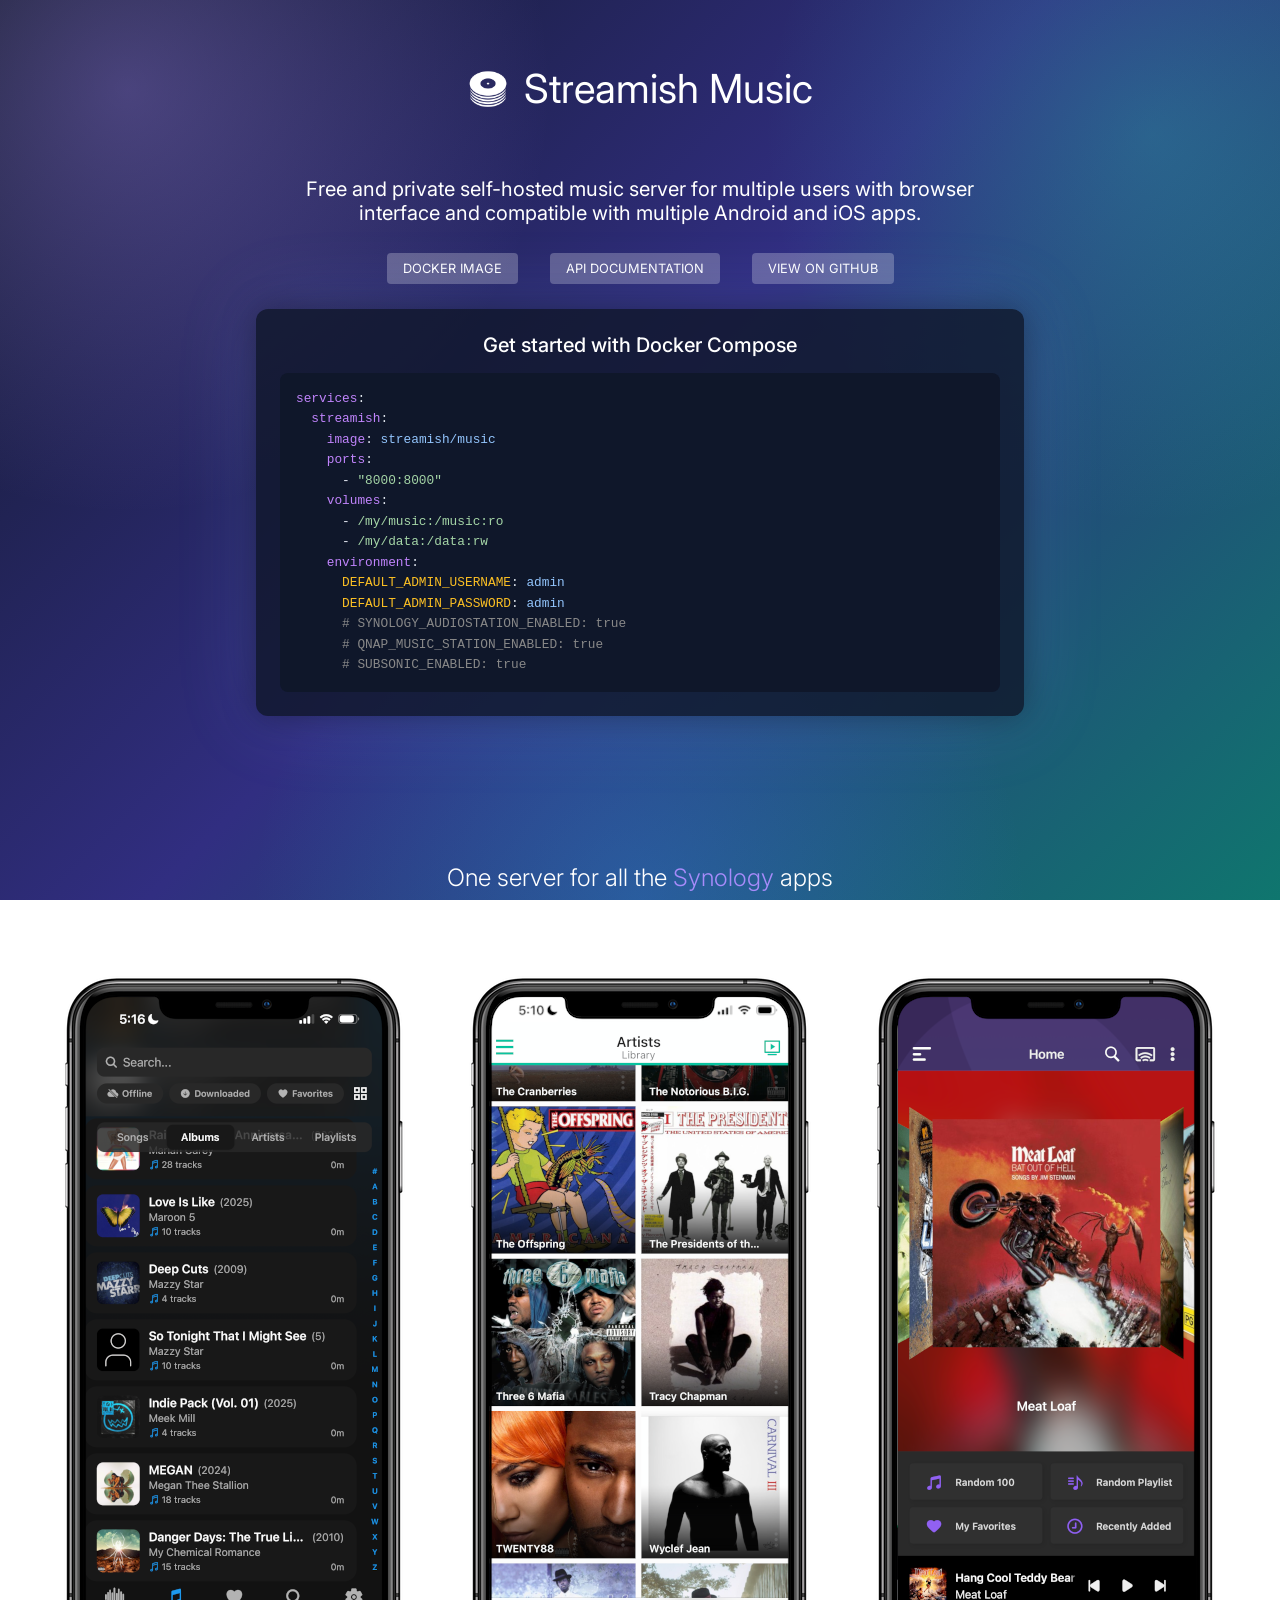
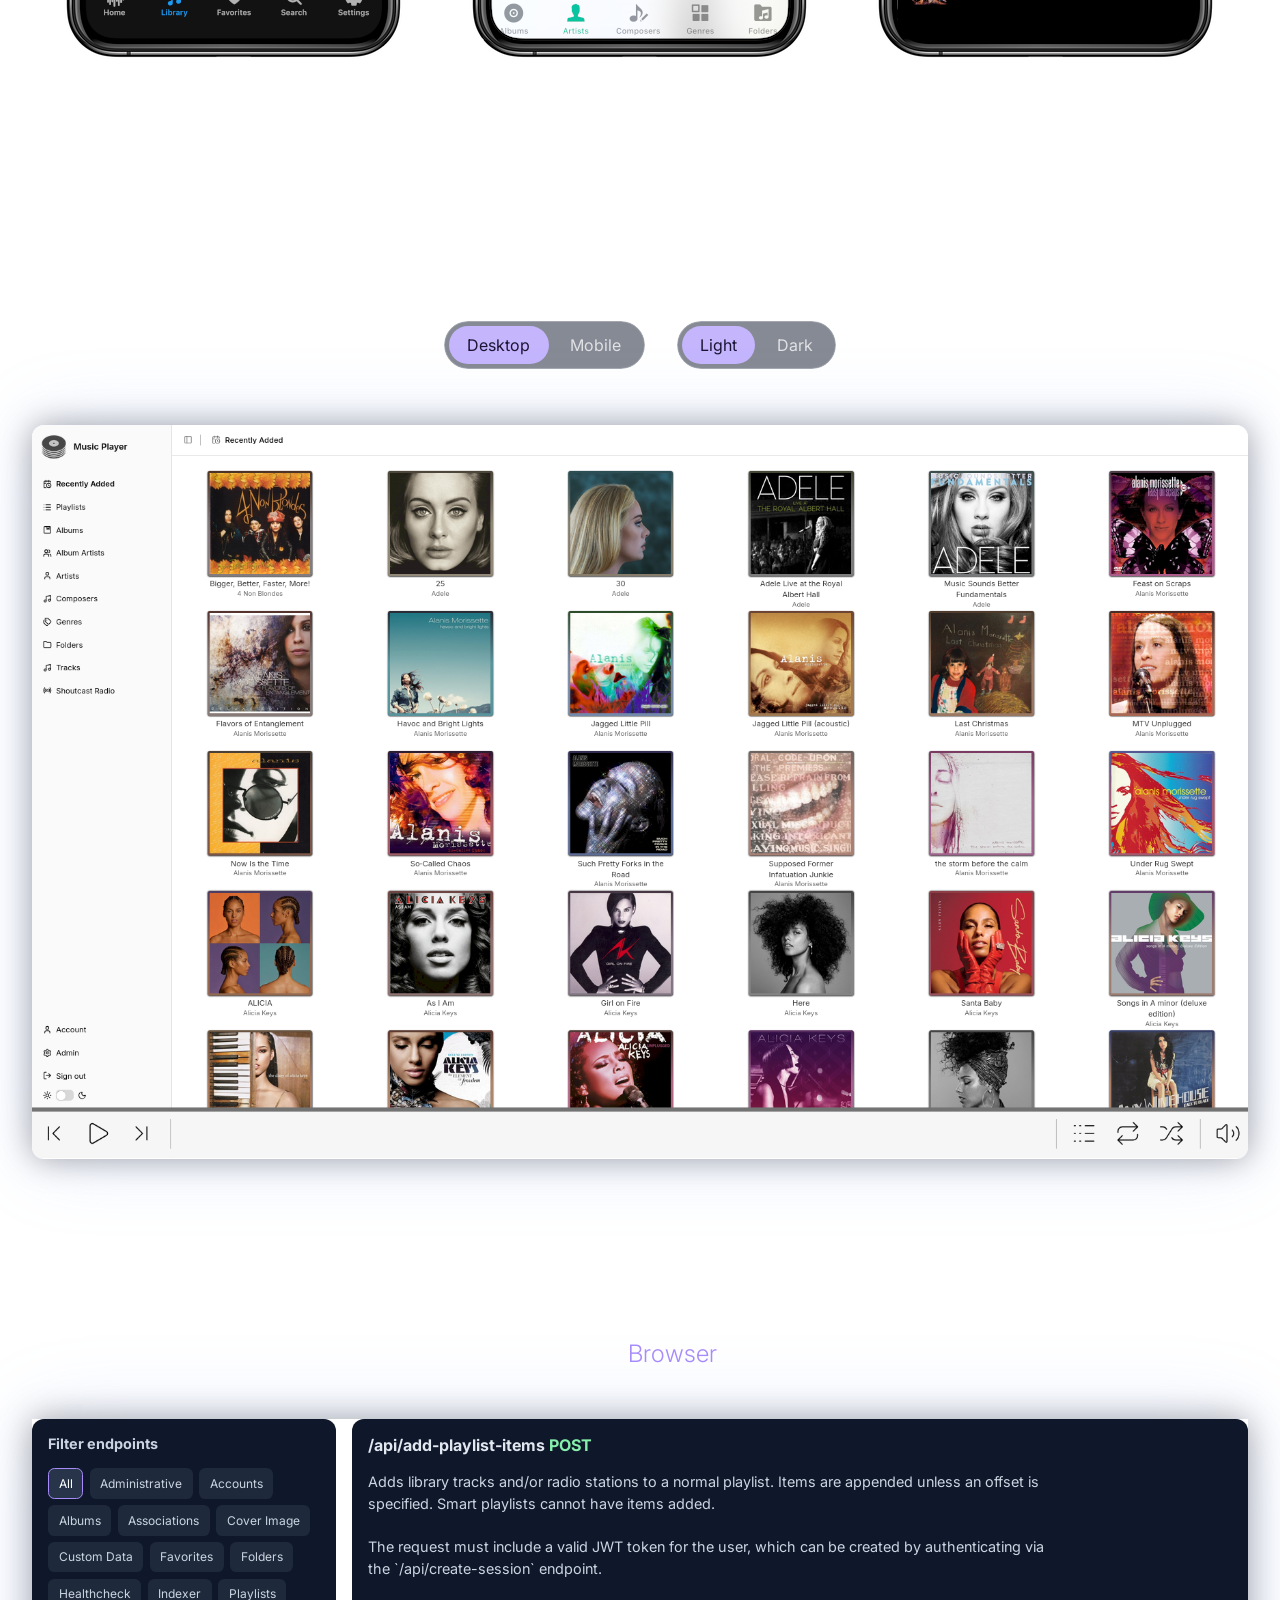
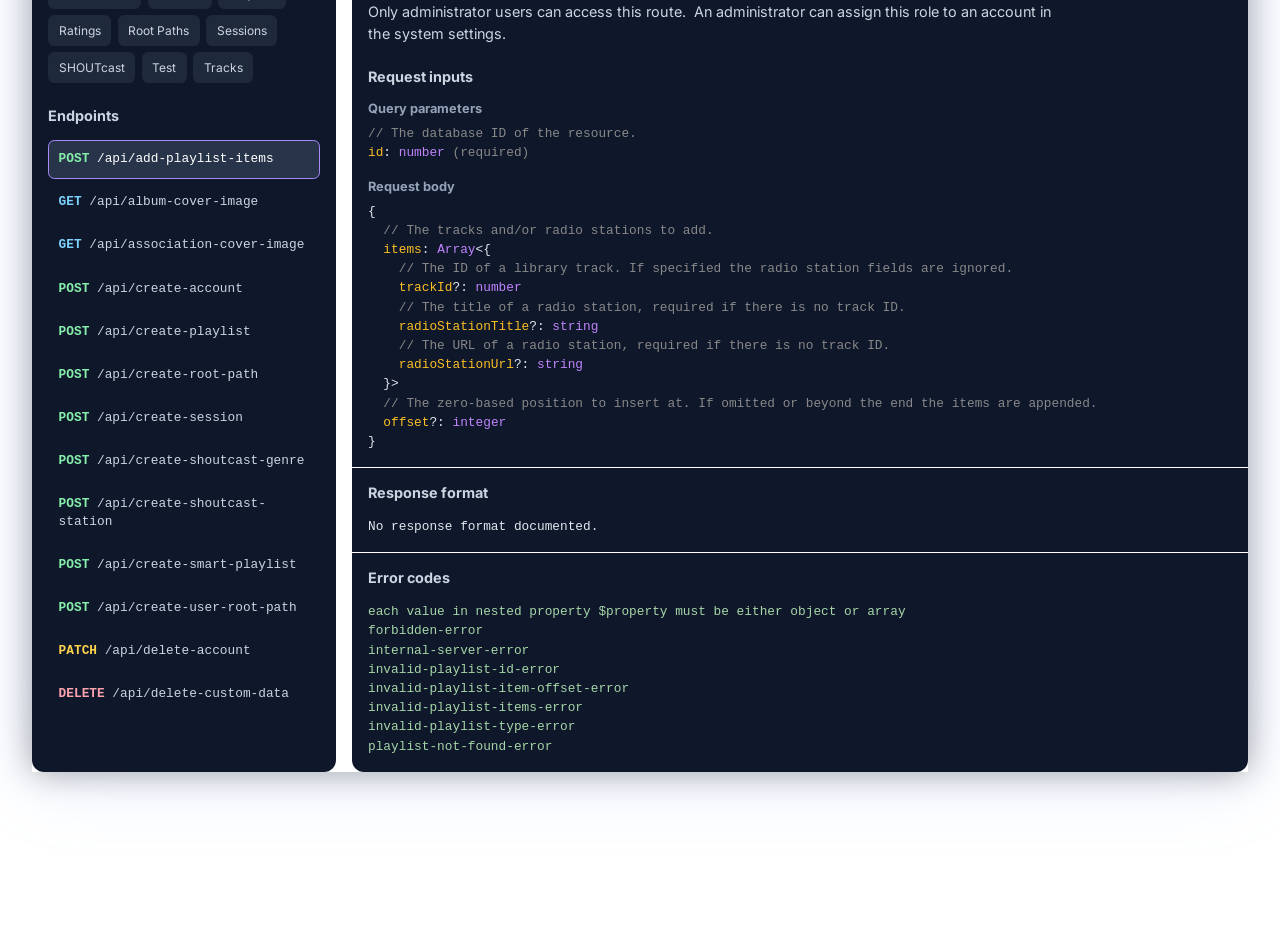
<file: index.html>
<!doctype html>
<html lang="en" class="scroll-smooth">
  <head>
    <link rel="manifest" href="/icons/light/manifest.json" media="(prefers-color-scheme: light)" />
    <link rel="manifest" href="/icons/dark/manifest.json" media="(prefers-color-scheme: dark)" />
    <link
      rel="apple-touch-icon"
      sizes="180x180"
      href="/icons/light/apple-touch-icon.png"
      media="(prefers-color-scheme: light)"
    />
    <link
      rel="apple-touch-icon"
      sizes="180x180"
      href="/icons/dark/apple-touch-icon.png"
      media="(prefers-color-scheme: dark)"
    />
    <link
      rel="icon"
      type="image/png"
      sizes="32x32"
      href="/icons/light/favicon-32x32.png"
      media="(prefers-color-scheme: light)"
    />
    <link
      rel="icon"
      type="image/png"
      sizes="32x32"
      href="/icons/dark/favicon-32x32.png"
      media="(prefers-color-scheme: dark)"
    />
    <link
      rel="icon"
      type="image/png"
      sizes="16x16"
      href="/icons/light/favicon-16x16.png"
      media="(prefers-color-scheme: light)"
    />
    <link
      rel="icon"
      type="image/png"
      sizes="16x16"
      href="/icons/dark/favicon-16x16.png"
      media="(prefers-color-scheme: dark)"
    />
    <link rel="icon" href="/icons/light/favicon.ico" media="(prefers-color-scheme: light)" />
    <link rel="icon" href="/icons/dark/favicon.ico" media="(prefers-color-scheme: dark)" />
    <meta name="viewport" content="width=device-width, initial-scale=1.0" />
    <meta
      name="description"
      content="Streamish is a modern self-hosted music server and web UI compatible with Synology, QNAP, DLNA and Subsonic mobile apps."
    />
    <title>Streamish — Your Music, Your Server</title>
    <link rel="stylesheet" href="/site.css" />
    <script src="/api.js"></script>
    <script>
      document.addEventListener("DOMContentLoaded", function () {
        var rotator = document.getElementById("screenshot-rotator");
        var controls = document.getElementById("screenshot-controls");
        var slides = Array.from(rotator.querySelectorAll("li")).map(function (element) {
          var src = element.querySelector("img").getAttribute("src");
          var match = src.match(/\/(desktop|mobile)-(.+)-(light|dark)\.png$/);
          if (!match) throw new Error("Invalid screenshot filename: " + src);
          return { element: element, device: match[1], screen: match[2], theme: match[3] };
        });
        var active = slides.find(function (slide) { return slide.element.classList.contains("is-active"); });
        var matching = [];
        var timer;

        function show(slide) {
          if (active) active.element.classList.remove("is-active");
          active = slide;
          active.element.classList.add("is-active");
          rotator.classList.toggle("is-mobile", active.device === "mobile");
        }

        function selectSlides() {
          var device = controls.elements.device.value;
          var theme = controls.elements.theme.value;
          matching = slides.filter(function (slide) {
            return slide.device === device && slide.theme === theme;
          });
          if (!matching.length) {
            console.error("No screenshots found for " + device + " " + theme);
            return;
          }
          var sameScreen = matching.find(function (slide) {
            return active && slide.screen === active.screen;
          });
          show(sameScreen || matching[0]);
          clearInterval(timer);
          if (matching.length > 1) {
            timer = setInterval(function () {
              show(matching[(matching.indexOf(active) + 1) % matching.length]);
            }, 4000);
          }
        }

        controls.addEventListener("change", selectSlides);
        selectSlides();
      });
    </script>
  </head>
  <body>
    <header id="top">
      <h1><img src="/images/logo-dark.png" alt="" /> Streamish Music</h1>
      <p>
        Free and private self-hosted music server for multiple users with
        browser interface and compatible with multiple Android and iOS apps.
      </p>
      <ol>
        <li>
          <a href="https://github.com/streamish/docker-image">
            Docker image
          </a>
        </li>
        <li>
          <a href="/api.html">
            API documentation
          </a>
        </li>
        <li>
          <a
            href="https://github.com/streamish"
            target="_blank"
            rel="noopener noreferrer"
          >
            View on GitHub
          </a>
        </li>
      </ol>
      <section class="docker-quick-start" aria-labelledby="docker-quick-start-title">
        <h2 id="docker-quick-start-title">Get started with Docker Compose</h2>
        <pre><code><span class="code-keyword">services</span>:
  <span class="code-keyword">streamish</span>:
    <span class="code-keyword">image</span>: <span class="code-function">streamish/music</span>
    <span class="code-keyword">ports</span>:
      - <span class="code-string">"8000:8000"</span>
    <span class="code-keyword">volumes</span>:
      - <span class="code-string">/my/music:/music:ro</span>
      - <span class="code-string">/my/data:/data:rw</span>
    <span class="code-keyword">environment</span>:
      <span class="code-variable">DEFAULT_ADMIN_USERNAME</span>: <span class="code-function">admin</span>
      <span class="code-variable">DEFAULT_ADMIN_PASSWORD</span>: <span class="code-function">admin</span>
      <span class="code-comment"># SYNOLOGY_AUDIOSTATION_ENABLED: true</span>
      <span class="code-comment"># QNAP_MUSIC_STATION_ENABLED: true</span>
      <span class="code-comment"># SUBSONIC_ENABLED: true</span></code></pre>
      </section>
    </header>
    <main>
      <section>
        <h2>One server for all the <span class="rotating-word" id="compatible-type">Synology</span> apps</h2>
        <ul class="app-screenshots app-screenshots--phones">
          <li data-type="QNAP">
            <span>QNAP Qmusic</span>
            <img
              src="/screenshots/qmusic-iphone.png"
              alt="QNAP Qmusic application on iPhone"
            />
          </li>
          <li data-type="Synology" class="is-center">
            <span>Synology DS Audio</span>
            <img
              src="/screenshots/ds-audio-iphone.png"
              alt="Synology DS Audio application on iPhone"
            />
          </li>
          <li data-type="Subsonic">
            <span>Subsonic apps</span>
            <img
              src="/screenshots/substreamer-iphone.png"
              alt="Substreamer application on iPhone"
            />
          </li>
        </ul>
      </section>
      <section>
        <h2>Full-featured, responsive web interface</h2>
        <form class="screenshot-controls" id="screenshot-controls" aria-label="Screenshot display options">
          <fieldset>
            <legend>Device</legend>
            <label><input type="radio" name="device" value="desktop" checked /><span>Desktop</span></label>
            <label><input type="radio" name="device" value="mobile" /><span>Mobile</span></label>
          </fieldset>
          <fieldset>
            <legend>Appearance</legend>
            <label><input type="radio" name="theme" value="light" checked /><span>Light</span></label>
            <label><input type="radio" name="theme" value="dark" /><span>Dark</span></label>
          </fieldset>
        </form>
        <div class="screenshot-stage">
        <ul class="app-screenshots app-screenshots--web screenshot-rotator" id="screenshot-rotator">
          <li class="is-active">
            <img
              src="/screenshots/desktop-recently-added-light.png"
              alt="Streamish Music web interface, Recently Added, light mode"
            />
          </li>
          <li>
            <img
              src="/screenshots/desktop-recently-added-dark.png"
              alt="Streamish Music web interface, Recently Added, dark mode"
            />
          </li>
          <li class="screenshot-mobile">
            <img
              src="/screenshots/mobile-recently-added-light.png"
              alt="Streamish Music mobile interface, Recently Added, light mode"
            />
          </li>
          <li class="screenshot-mobile">
            <img
              src="/screenshots/mobile-recently-added-dark.png"
              alt="Streamish Music mobile interface, Recently Added, dark mode"
            />
          </li>
          <li>
            <img
              src="/screenshots/desktop-recently-added-2-light.png"
              alt="Streamish Music web interface, Recently Added, light mode"
            />
          </li>
          <li>
            <img
              src="/screenshots/desktop-recently-added-2-dark.png"
              alt="Streamish Music web interface, Recently Added, dark mode"
            />
          </li>
          <li class="screenshot-mobile">
            <img
              src="/screenshots/mobile-recently-added-2-light.png"
              alt="Streamish Music mobile interface, Recently Added, light mode"
            />
          </li>
          <li class="screenshot-mobile">
            <img
              src="/screenshots/mobile-recently-added-2-dark.png"
              alt="Streamish Music mobile interface, Recently Added, dark mode"
            />
          </li>
          <li>
            <img
              src="/screenshots/desktop-album-artists-light.png"
              alt="Streamish Music web interface, Album Artists Christina Aguilera, light mode"
            />
          </li>
          <li>
            <img
              src="/screenshots/desktop-album-artists-dark.png"
              alt="Streamish Music web interface, Album Artists Christina Aguilera, dark mode"
            />
          </li>
          <li class="screenshot-mobile">
            <img
              src="/screenshots/mobile-album-artists-light.png"
              alt="Streamish Music mobile interface, Album Artists, light mode"
            />
          </li>
          <li class="screenshot-mobile">
            <img
              src="/screenshots/mobile-album-artists-dark.png"
              alt="Streamish Music mobile interface, Album Artists, dark mode"
            />
          </li>
          <li>
            <img
              src="/screenshots/desktop-tracks-light.png"
              alt="Streamish Music web interface, Tracks, light mode"
            />
          </li>
          <li>
            <img
              src="/screenshots/desktop-tracks-dark.png"
              alt="Streamish Music web interface, Tracks, dark mode"
            />
          </li>
          <li class="screenshot-mobile">
            <img
              src="/screenshots/mobile-tracks-light.png"
              alt="Streamish Music mobile interface, Tracks, light mode"
            />
          </li>
          <li class="screenshot-mobile">
            <img
              src="/screenshots/mobile-tracks-dark.png"
              alt="Streamish Music mobile interface, Tracks, dark mode"
            />
          </li>
          <li>
            <img
              src="/screenshots/desktop-shoutcast-light.png"
              alt="Streamish Music web interface, SHOUTcast, light mode"
            />
          </li>
          <li>
            <img
              src="/screenshots/desktop-shoutcast-dark.png"
              alt="Streamish Music web interface, SHOUTcast, dark mode"
            />
          </li>
          <li class="screenshot-mobile">
            <img
              src="/screenshots/mobile-shoutcast-light.png"
              alt="Streamish Music mobile interface, SHOUTcast, light mode"
            />
          </li>
          <li class="screenshot-mobile">
            <img
              src="/screenshots/mobile-shoutcast-dark.png"
              alt="Streamish Music mobile interface, SHOUTcast, dark mode"
            />
          </li>
          <li>
            <img
              src="/screenshots/desktop-folders-light.png"
              alt="Streamish Music web interface, Folders, light mode"
            />
          </li>
          <li>
            <img
              src="/screenshots/desktop-folders-dark.png"
              alt="Streamish Music web interface, Folders, dark mode"
            />
          </li>
          <li class="screenshot-mobile">
            <img
              src="/screenshots/mobile-folders-light.png"
              alt="Streamish Music mobile interface, Folders, light mode"
            />
          </li>
          <li class="screenshot-mobile">
            <img
              src="/screenshots/mobile-folders-dark.png"
              alt="Streamish Music mobile interface, Folders, dark mode"
            />
          </li>
          <li>
            <img
              src="/screenshots/desktop-administration-light.png"
              alt="Streamish Music web interface, Server Administration, light mode"
            />
          </li>
          <li>
            <img
              src="/screenshots/desktop-administration-dark.png"
              alt="Streamish Music web interface, Server Administration, dark mode"
            />
          </li>
          <li class="screenshot-mobile">
            <img
              src="/screenshots/mobile-administration-light.png"
              alt="Streamish Music mobile interface, Server Administration, light mode"
            />
          </li>
          <li class="screenshot-mobile">
            <img
              src="/screenshots/mobile-administration-dark.png"
              alt="Streamish Music mobile interface, Server Administration, dark mode"
            />
          </li>
        </ul>
        </div>
      </section>
      <section class="api-section">
        <h2>Create your dream <span class="rotating-word" id="app-type">Browser</span> music player</h2>
        <div class="api-docs">
          <nav class="api-panel api-sidebar" aria-label="API endpoints">
            <h3>Filter endpoints</h3>
            <div class="api-filters" id="api-filters" aria-label="Endpoint categories"></div>
            <h3>Endpoints</h3>
            <div class="api-list" id="api-endpoint-list" aria-live="polite">Loading endpoints...</div>
          </nav>
          <div class="api-browser">
            <div class="api-panel">
              <h3 class="api-route" id="api-route" hidden></h3>
              <p class="api-description" id="api-description" hidden></p>
              <h3>Request inputs</h3>
              <h4>Query parameters</h4>
              <pre id="api-parameters">Select an endpoint.</pre>
              <h4>Request body</h4>
              <pre id="api-request-body">Select an endpoint.</pre>
            </div>
            <div class="api-panel">
              <h3>Response format</h3>
              <pre id="api-response">Select an endpoint.</pre>
            </div>
            <div class="api-panel api-panel--errors">
              <h3>Error codes</h3>
              <pre id="api-errors">Select an endpoint.</pre>
            </div>
          </div>
        </div>
      </section>
    </main>
    <footer class="px-4 py-8 text-[0.9rem] text-slate-300">
      <div class="text-center">
        <span
          >&copy; 2026 All Rights Reserved. Available under MIT license.</span
        >
      </div>
    </footer>
  </body>
</html>
</file>
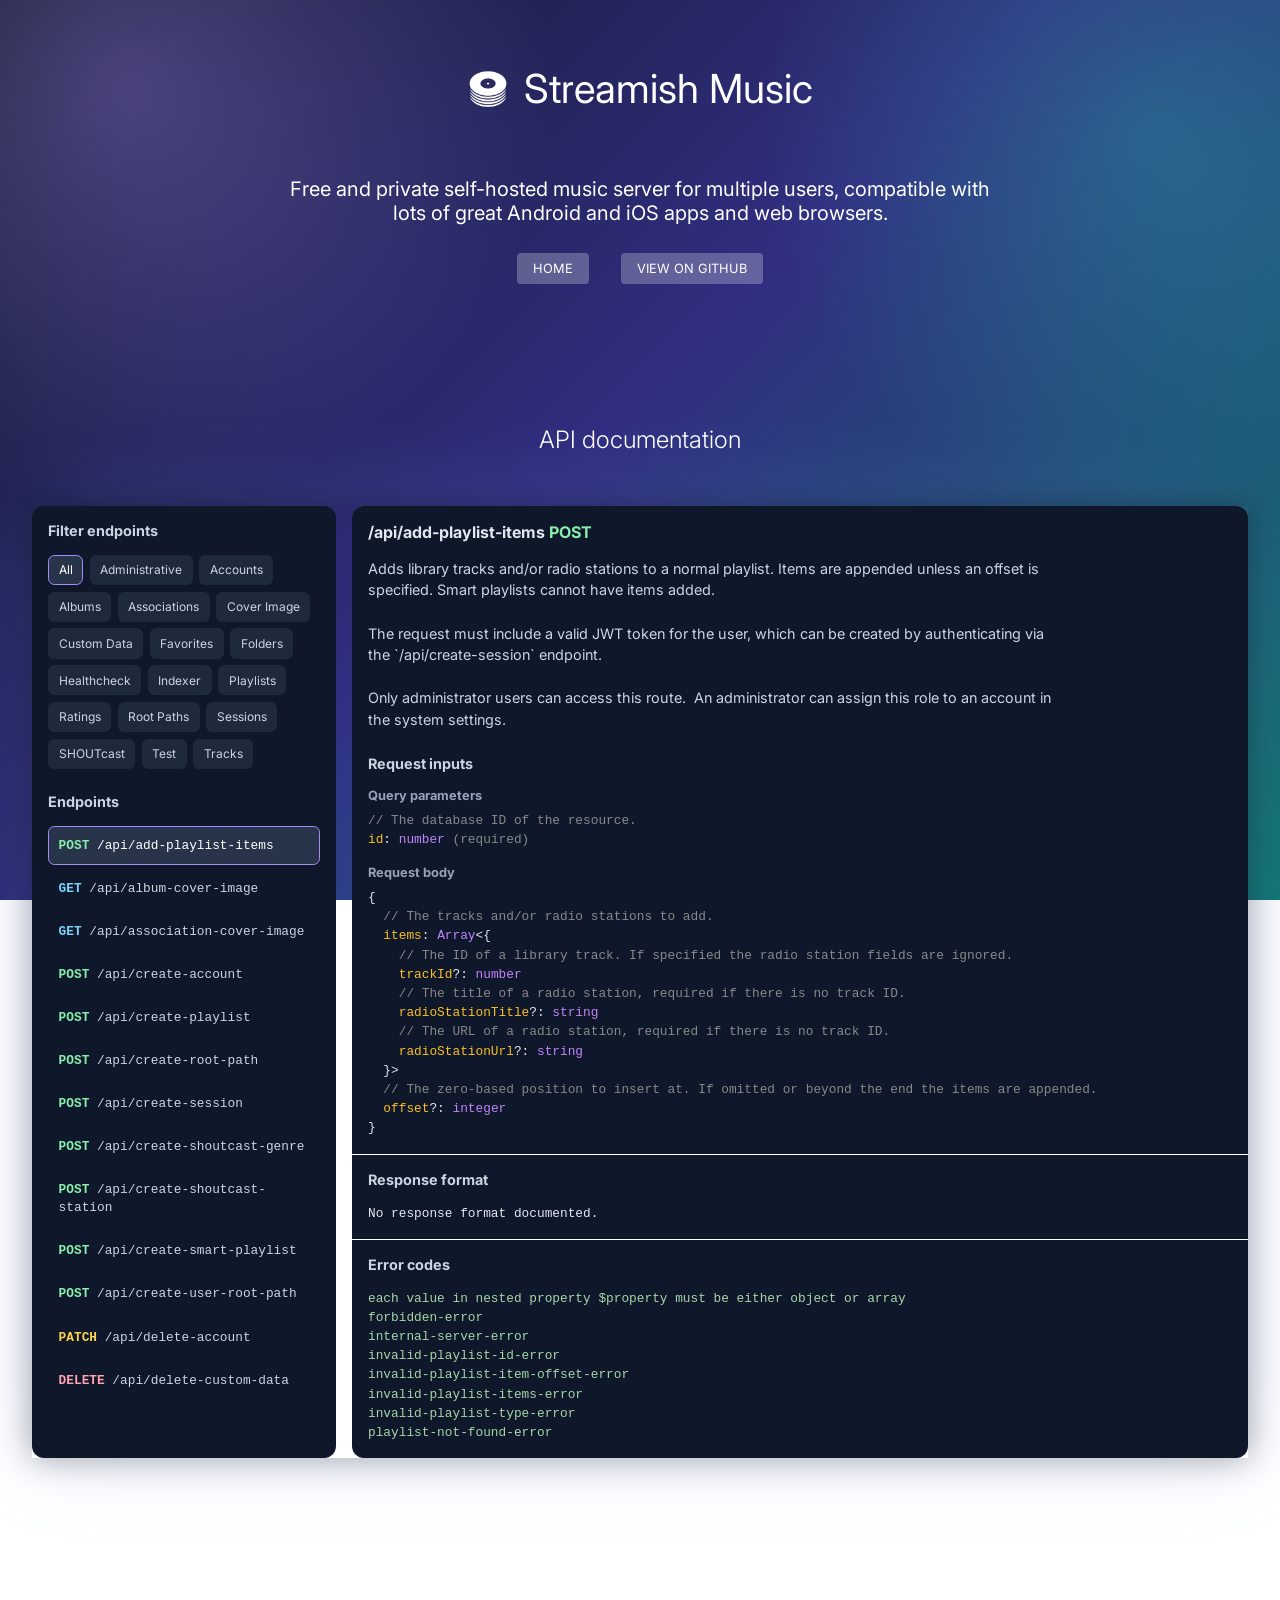
<file: api.html>
<!doctype html>
<html lang="en" class="scroll-smooth">
  <head>
    <meta charset="utf-8" />
    <meta name="viewport" content="width=device-width, initial-scale=1.0" />
    <meta name="description" content="Explore the Streamish Music API documentation." />
    <title>API Documentation — Streamish Music</title>
    <link rel="icon" href="/icons/light/favicon.ico" media="(prefers-color-scheme: light)" />
    <link rel="icon" href="/icons/dark/favicon.ico" media="(prefers-color-scheme: dark)" />
    <link rel="stylesheet" href="/site.css" />
    <script src="/api.js"></script>
  </head>
  <body>
    <header id="top">
      <h1><img src="/images/logo-dark.png" alt="" /> Streamish Music</h1>
      <p>Free and private self-hosted music server for multiple users, compatible with lots of great Android and iOS apps and web browsers.</p>
      <ol>
        <li><a href="/">Home</a></li>
        <li><a href="https://github.com/streamish" target="_blank" rel="noopener noreferrer">View on GitHub</a></li>
      </ol>
    </header>
    <main>
      <section class="api-section">
        <h2>API documentation</h2>
        <div class="api-docs">
          <nav class="api-panel api-sidebar" aria-label="API endpoints">
            <h3>Filter endpoints</h3>
            <div class="api-filters" id="api-filters" aria-label="Endpoint categories"></div>
            <h3>Endpoints</h3>
            <div class="api-list" id="api-endpoint-list" aria-live="polite">Loading endpoints...</div>
          </nav>
          <div class="api-browser">
            <div class="api-panel">
              <h3 class="api-route" id="api-route" hidden></h3>
              <p class="api-description" id="api-description" hidden></p>
              <h3>Request inputs</h3>
              <h4>Query parameters</h4>
              <pre id="api-parameters">Select an endpoint.</pre>
              <h4>Request body</h4>
              <pre id="api-request-body">Select an endpoint.</pre>
            </div>
            <div class="api-panel">
              <h3>Response format</h3>
              <pre id="api-response">Select an endpoint.</pre>
            </div>
            <div class="api-panel api-panel--errors">
              <h3>Error codes</h3>
              <pre id="api-errors">Select an endpoint.</pre>
            </div>
          </div>
        </div>
      </section>
    </main>
    <footer>
      <div>&copy; 2026 All Rights Reserved. Available under MIT license.</div>
    </footer>
  </body>
</html>
</file>
<file: site.css>
@font-face {
  font-family: Inter;
  src: url('/fonts/Inter/Inter-VariableFont_opsz,wght.ttf') format('truetype');
}
html,
body {
  margin: 0;
  padding: 0;
  font-family: Inter, sans-serif;
  color: white;
}
html {
  scroll-behavior: smooth;
}
body {
  background-attachment: fixed;
  background-image:
    radial-gradient(
      circle at 10% 10%,
      rgba(167, 139, 250, 0.35),
      transparent 30%
    ),
    radial-gradient(
      circle at 90% 15%,
      rgba(45, 212, 191, 0.25),
      transparent 28%
    ),
    radial-gradient(
      circle at 50% 100%,
      rgba(59, 130, 246, 0.3),
      transparent 35%
    ),
    linear-gradient(135deg, #111827 0%, #312e81 48%, #0f766e 100%);
}
.rotating-word {
  display: inline-block;
  color: #a78bfa;
  transition: opacity 0.25s ease, transform 0.25s ease;
}

.rotating-word.is-changing {
  opacity: 0;
  transform: translateY(0.25em);
}

@media (prefers-reduced-motion: reduce) {
  .rotating-word {
    transition: none;
  }
}
/**
 * mast head
 */
header {
  display: flex;
  flex-direction: column;
  align-items: center;
  justify-content: center;
  box-sizing: border-box;
  padding: 0 1rem;
}
header h1 {
  font-weight: normal;
  font-size: clamp(1.7rem, 6vw, 2.5rem);
  text-align: center;
  margin: 4rem 0;
  display: flex;
  align-items: center;
  justify-content: center;
  flex-direction: row;
}
header h1 img { 
  margin-right: 1rem;
  height: 1em;
  vertical-align: middle;
}
header p {
  font-weight: normal;
  font-size: clamp(1rem, 3.5vw, 1.25rem);
  max-width: 700px;
  margin: 0;
  text-align: center;
}
header ol {
  list-style-type: none;
  padding: 0;
  margin: 2rem 0;
  display: flex;
  justify-content: center;
}
header li {
  display: inline-block;
  margin-right: 2rem;
}
header li:last-of-type {
  margin-right: 0;
}
header li a {
  text-decoration: none;
  font-size: 0.8rem;
  text-transform: uppercase;
  background-color: rgba(255, 255, 255, 0.25);
  border-radius: 0.25rem;
  padding: 0.5rem 1rem;
  color: white;
}
header li a:hover {
  background-color: rgba(255, 255, 255, 0.35);
}
.docker-quick-start {
  box-sizing: border-box;
  width: min(100%, 48rem);
  margin: 0 0 2rem;
  padding: 1.5rem;
  gap: 1rem;
  border-radius: 0.75rem;
  background: rgba(15, 23, 42, 0.8);
  text-align: left;
  box-shadow: 0 0 2rem rgba(0, 0, 0, 0.35), 0 0 5rem rgba(120, 160, 255, 0.2);
}
.docker-quick-start h2 {
  margin: 0;
  font-size: 1.25rem;
  font-weight: 500;
  text-align: center;
}
.docker-quick-start p {
  font-size: 0.95rem;
  line-height: 1.5;
  text-align: left;
}
.docker-quick-start pre {
  box-sizing: border-box;
  width: 100%;
  margin: 0;
  padding: 1rem;
  border-radius: 0.5rem;
  background: #0f172a;
  color: #e2e8f0;
  font: 0.8rem/1.6 ui-monospace, SFMono-Regular, Menlo, Monaco, Consolas, monospace;
  text-align: left;
  white-space: pre-wrap;
  overflow-wrap: anywhere;
}
/**
 * content blocks
 */
section {
  box-sizing: border-box;
  padding: 4rem 2rem;
  margin: 2rem 0rem;
  display: flex;
  flex-direction: column;
  gap: 2rem;
  width: 100%;
  justify-content: center;
}
section h2 {
  text-align: center;
  font-weight: 300;
}

section p {
  font-weight: normal;
  font-size: 1.25rem;
  max-width: 700px;
  margin: 0;
  text-align: center;
}

footer {
  display: flex;
  justify-content: center;
  padding: 2rem 0;
  font-size: 0.75rem;
}

/** 
 * compatible app screenshots
 */
.app-screenshots {
  list-style-type: none;
  gap: 4rem;
  width: 100%;
  margin: 0;
  padding: 0;
  display: flex;
  flex-direction: row;
  justify-content: center;
  align-items: center;
}
.app-screenshots li {
  display: flex;
  flex-direction: column;
  align-items: center;
  min-width: 0;
  font-size: 0.8rem;
  text-transform: uppercase;
  line-height: 2rem;
}
.app-screenshots img {
  display: block;
  max-width: 100%;
  height: auto;
}
.app-screenshots--phones li {
  flex: 0 1 342px;
}
.app-screenshots--phones span {
  text-align: center;
}
.app-screenshots--phones li {
  position: relative;
  transition: transform 0.6s ease;
}
.app-screenshots--phones li.is-center {
  z-index: 1;
}
.app-screenshots--phones img {
  transition: width 0.6s ease, transform 0.6s ease;
}
.app-screenshots--web li {
  width: 100%;
}
.app-screenshots--web img {
  border-radius: 0.75rem;
  box-shadow: 0 0 2rem rgba(0, 0, 0, 0.35), 0 0 5rem rgba(120, 160, 255, 0.2);
}
.screenshot-controls {
  display: flex;
  justify-content: center;
  flex-wrap: wrap;
  gap: 1rem 2rem;
  margin-bottom: 1.5rem;
}
.screenshot-controls fieldset {
  display: flex;
  gap: 0.2rem;
  margin: 0;
  padding: 0.25rem;
  border: 1px solid rgba(255, 255, 255, 0.25);
  border-radius: 999px;
  background: rgba(15, 23, 42, 0.5);
}
.screenshot-controls legend {
  position: absolute;
  width: 1px;
  height: 1px;
  overflow: hidden;
  clip-path: inset(50%);
  white-space: nowrap;
}
.screenshot-controls label {
  position: relative;
  cursor: pointer;
}
.screenshot-controls input {
  position: absolute;
  width: 1px;
  height: 1px;
  opacity: 0;
}
.screenshot-controls label span {
  display: block;
  padding: 0.55rem 1.15rem;
  border-radius: 999px;
  color: rgba(255, 255, 255, 0.75);
  transition: background-color 0.2s ease, color 0.2s ease;
}
.screenshot-controls label:hover span {
  color: white;
}
.screenshot-controls input:checked + span {
  color: #1b1534;
  background: #c4b5fd;
}
.screenshot-controls input:focus-visible + span {
  outline: 2px solid white;
  outline-offset: 2px;
}
.screenshot-stage {
  display: flex;
  justify-content: center;
  align-items: center;
  position: relative;
  aspect-ratio: 1783 / 1076;
}
.app-screenshots.screenshot-rotator {
  display: block;
  position: relative;
  width: 100%;
  height: 100%;
  transition: width 1s ease, height 1s ease;
}
.app-screenshots.screenshot-rotator.is-mobile {
  width: 18%;
}
.screenshot-rotator li {
  position: absolute;
  inset: 0;
  justify-content: center;
  opacity: 0;
  visibility: hidden;
  transform: translateY(0.75rem) scale(0.97);
  transition: opacity 1s ease, transform 1s ease, visibility 0s linear 1s;
}
.screenshot-rotator li.is-active {
  opacity: 1;
  visibility: visible;
  transform: none;
  transition: opacity 1s ease, transform 1s ease, visibility 0s;
}
.screenshot-rotator img {
  width: 100%;
  height: 100%;
  object-fit: contain;
}
@media (max-width: 600px) {
  .screenshot-stage {
    aspect-ratio: 2 / 3;
  }
  .app-screenshots.screenshot-rotator {
    height: 40.2%;
  }
  .app-screenshots.screenshot-rotator.is-mobile {
    width: 44%;
    height: 100%;
  }
}
@media (prefers-reduced-motion: reduce) {
  .app-screenshots.screenshot-rotator,
  .screenshot-rotator li,
  .screenshot-rotator li.is-active {
    transform: none;
    transition: none;
  }
}

@media (max-width: 1200px) {
  .app-screenshots--phones {
    gap: 1rem;
  }
}

@media (max-width: 900px) {
  .app-screenshots--phones {
    gap: 0;
  }
  .app-screenshots--phones li {
    flex-basis: 33.333%;
  }
  .app-screenshots--phones li.is-center img {
    width: 132%;
    max-width: none;
    /* lift by half the height difference (0.32 / 1.32 / 2) */
    transform: translateY(-12%);
  }
}

/**
 * API example code
 */
.api-block { 
  display: flex;
  flex-direction: row;
  justify-content: center;
}

.api-block p {
  text-align: left;
  font-size: 1rem;
  max-width: 30rem;
  margin: 0 2rem 0 0;
  padding: 0;
}

.code-tabs {
  display: flex;
  flex-direction: row;
  justify-content: center;
  gap: 0.5rem;
}

.code-tab {
  padding: 0.35rem 0.9rem;
  border: none;
  border-radius: 0.5rem;
  background: transparent;
  color: #94a3b8;
  font: inherit;
  cursor: pointer;
}

.code-tab.active {
  background: #0f172a;
  color: #e2e8f0;
  border-color: #64748b;
}

/**
 * API endpoint browser
 */
.code-keyword { color: #c084fc }
.code-string { color: #a5d6a7 }
.code-method { color: #7dd3fc }
.code-variable { color: #fbbf24 }
.code-function { color: #93c5fd }
.code-comment { color: #888 }
.code-comment a {  color: #999 }

.api-section {
  box-sizing: border-box;
}

.api-browser {
  display: grid;
  grid-template-columns: minmax(0, 1fr);
  gap: 1px;
  background: rgba(255, 255, 255, 0.2);
  border-radius: 0.75rem;
  overflow: hidden;
}

.api-panel {
  min-width: 0;
  padding: 1rem;
  background: #0f172a;
}

.api-panel h3 {
  margin: 0 0 1rem;
  font-size: 0.9rem;
  color: #cbd5e1;
}

.api-panel h4 {
  margin: 1rem 0 0.5rem;
  font-size: 0.8rem;
  color: #94a3b8;
}

.api-panel .api-route {
  font-size: 1rem;
  color: #e2e8f0;
  overflow-wrap: anywhere;
}

.api-method {
  font-weight: bold;
}
.api-method--get { color: #7dd3fc; }
.api-method--post { color: #86efac; }
.api-method--patch { color: #fcd34d; }
.api-method--put { color: #fdba74; }
.api-method--delete { color: #fda4af; }

.api-panel .api-description {
  margin: 0 0 1.5rem;
  color: #cbd5e1;
  font-size: 0.9rem;
  line-height: 1.5;
  text-align: left;
  white-space: pre-wrap;
  overflow-wrap: anywhere;
}

.api-panel pre {
  margin: 0;
  color: #e2e8f0;
  font: 0.8rem/1.5 ui-monospace, SFMono-Regular, Menlo, Monaco, Consolas, monospace;
  white-space: pre-wrap;
  overflow-wrap: anywhere;
}

.api-panel--errors {
  width: 100%;
  max-width: 100%;
  box-sizing: border-box;
}

.api-panel--errors pre {
  white-space: pre-wrap;
}

.api-docs {
  display: grid;
  grid-template-columns: minmax(15rem, 19rem) minmax(0, 1fr);
  gap: 1rem;
  align-items: stretch;
  box-shadow: 0 0 2rem rgba(0, 0, 0, 0.35), 0 0 5rem rgba(120, 160, 255, 0.2);
}

.api-sidebar {
  border-radius: 0.75rem;
}

.api-filters {
  display: flex;
  flex-wrap: wrap;
  gap: 0.4rem;
  margin-bottom: 1.5rem;
}

.api-filter, .api-list-item {
  border: 1px solid transparent;
  border-radius: 0.4rem;
  background: transparent;
  color: #cbd5e1;
  cursor: pointer;
}

.api-filter {
  padding: 0.4rem 0.6rem;
  background: #1e293b;
  font: 0.75rem/1.3 Inter, sans-serif;
}

.api-list {
  display: flex;
  flex-direction: column;
  gap: 0.25rem;
  max-height: 36rem;
  overflow-y: auto;
}

.api-list-item {
  padding: 0.6rem;
  font: 0.8rem/1.4 ui-monospace, SFMono-Regular, Menlo, Monaco, Consolas, monospace;
  text-align: left;
  overflow-wrap: anywhere;
}

.api-filter:hover, .api-list-item:hover,
.api-filter[aria-pressed="true"], .api-list-item[aria-pressed="true"] {
  background: #273449;
  color: white;
}

.api-filter[aria-pressed="true"], .api-list-item[aria-pressed="true"] {
  border-color: #a78bfa;
}

.api-filter:focus-visible, .api-list-item:focus-visible {
  outline: 2px solid #a78bfa;
  outline-offset: -2px;
}

@media (max-width: 700px) {
  .api-docs {
    grid-template-columns: minmax(0, 1fr);
  }
  .api-list {
    max-height: 15rem;
  }
}

.api-example {
  align-self: center;
  max-width: 100%;
}

@media (max-width: 600px) {
  header h1 {
    margin: 2.5rem 0;
  }
  header h1 img {
    margin-right: 0.5rem;
  }
  header ol {
    width: min(100%, 18rem);
    flex-direction: column;
    gap: 0.75rem;
  }
  header li {
    margin: 0;
  }
  header li a {
    display: block;
    text-align: center;
  }
  section {
    padding: 4rem 1rem;
  }
  .app-screenshots--phones li {
    font-size: clamp(0.55rem, 2.7vw, 0.8rem);
    line-height: 1.3;
  }
  .app-screenshots--phones span {
    display: flex;
    align-items: end;
    justify-content: center;
    min-height: 2.6em;
    margin-bottom: 0.5rem;
  }
}
</file>
